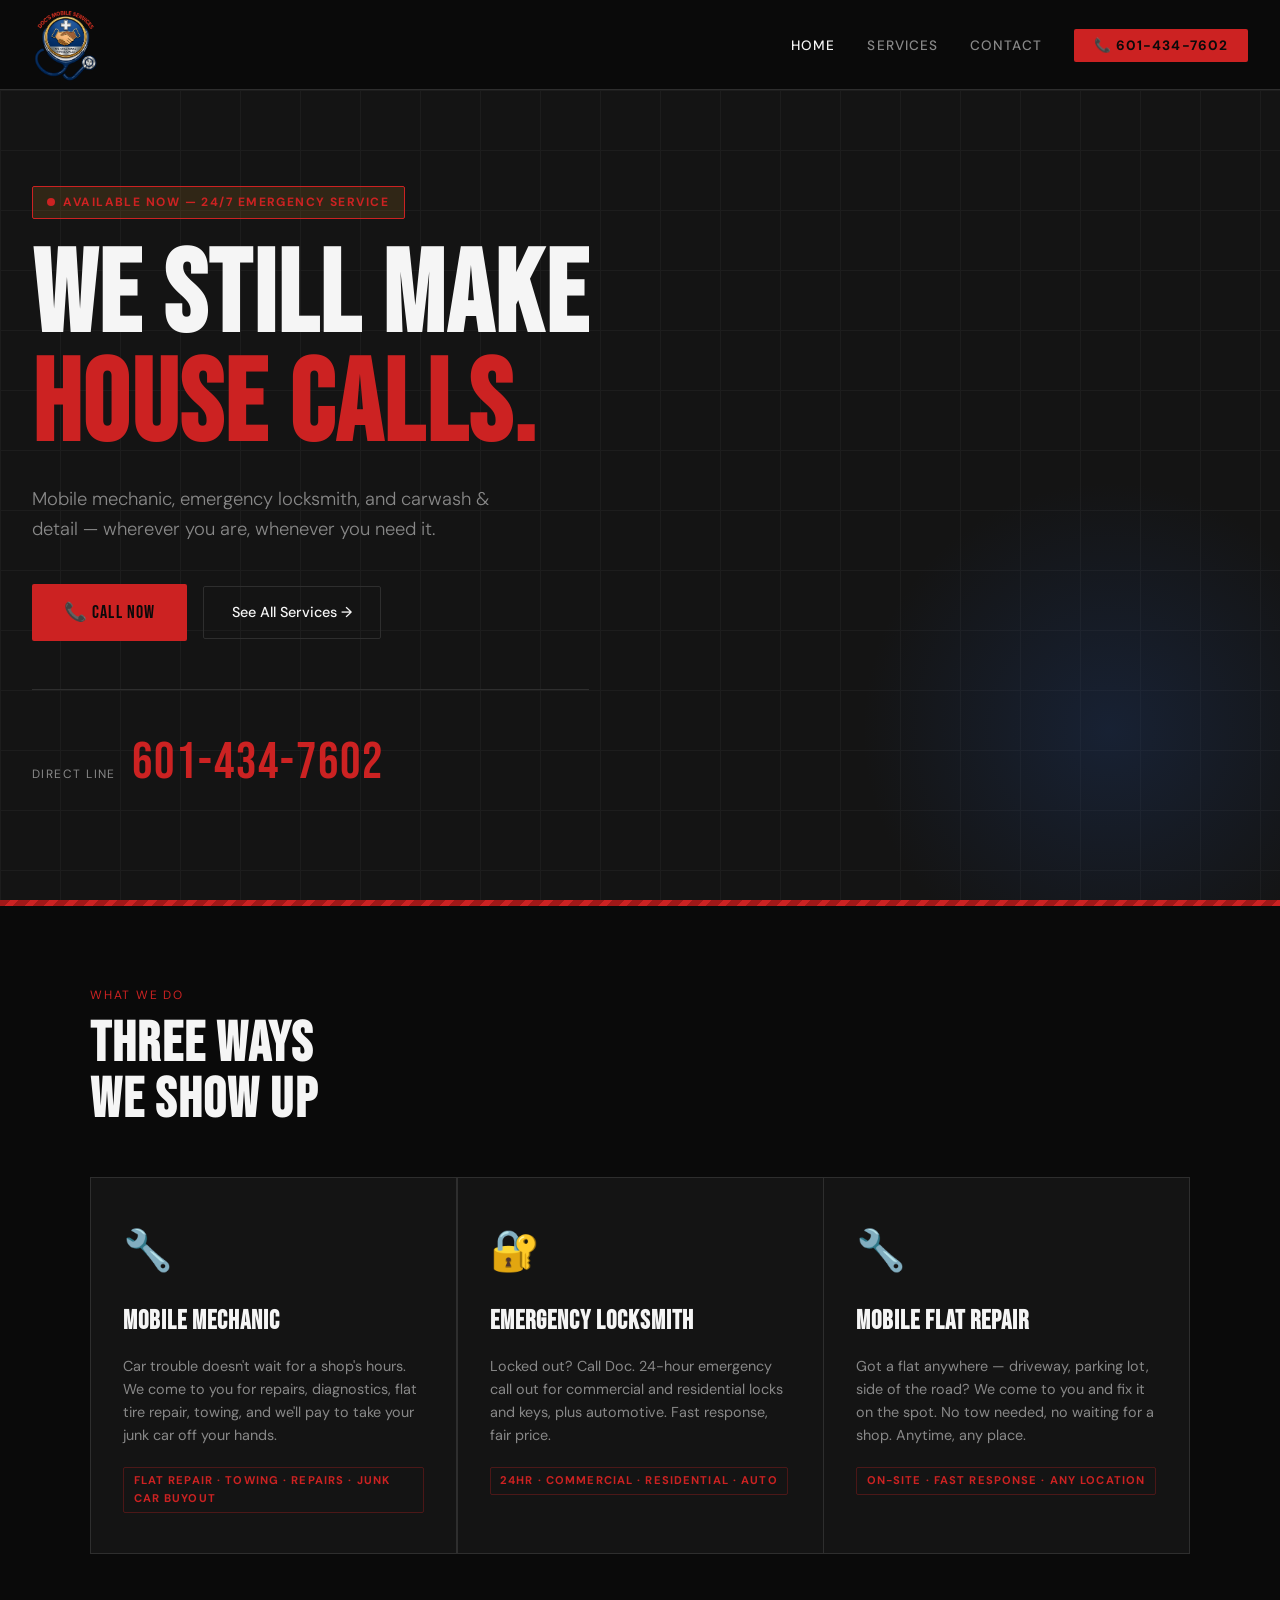
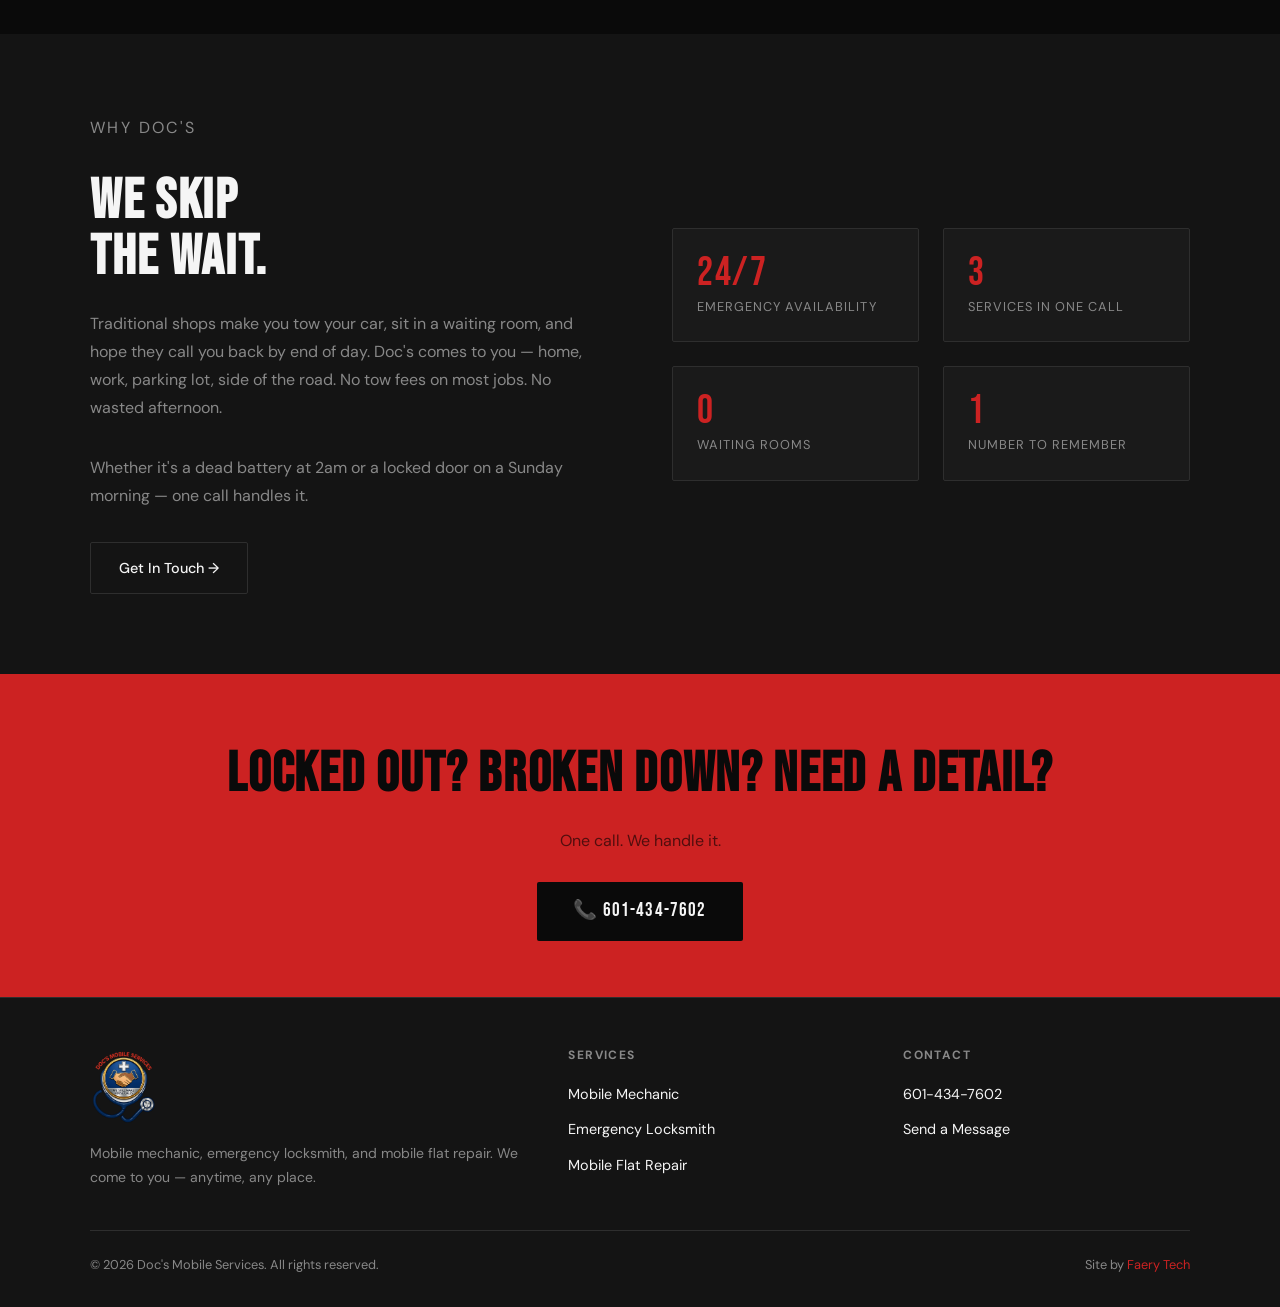
<file: index.html>
<!DOCTYPE html>
<html lang="en">
<head>
  <meta charset="UTF-8" />
  <meta name="viewport" content="width=device-width, initial-scale=1.0" />
  <title>Doc's Mobile Services | Mobile Mechanic · Locksmith · Carwash</title>
  <meta name="description" content="Doc's Mobile Services — mobile mechanic, emergency locksmith, and mobile carwash & detail. We come to you, anytime, any place. Call 601-434-7602." />

  <!-- Open Graph -->
  <meta property="og:title" content="Doc's Mobile Services" />
  <meta property="og:description" content="Mobile mechanic, emergency locksmith, and mobile carwash & detail. Anytime, any place. Call 601-434-7602." />
  <meta property="og:type" content="website" />
  <meta property="og:url" content="https://mobile-doc.com" />
  <!-- <meta property="og:image" content="Images/og-image.jpg" /> -->

  <!-- LocalBusiness Schema -->
  <script type="application/ld+json">
  {
    "@context": "https://schema.org",
    "@type": "LocalBusiness",
    "name": "Doc's Mobile Services",
    "telephone": "601-434-7602",
    "email": "Bullsmilkpro1800@gmail.com",
    "address": {
      "@type": "PostalAddress",
      "streetAddress": "2303 W 4th Street",
      "addressLocality": "Hattiesburg",
      "addressRegion": "MS",
      "postalCode": "39402",
      "addressCountry": "US"
    },
    "description": "Mobile mechanic, emergency locksmith, and mobile carwash & detail. Serving Hattiesburg MS anytime, any place.",
    "url": "https://mobile-doc.com",
    "sameAs": []
  }
  </script>

  <link rel="canonical" href="https://mobile-doc.com/" />
  <link rel="stylesheet" href="styles.css" />
</head>
<body>

  <!-- =====================================================
       NAVBAR
  ===================================================== -->
  <nav class="navbar">
    <a href="index.html" class="nav-logo">
      <img src="mobiledoclogo.png" alt="Doc's Mobile Services" />
    </a>

    <ul class="nav-links">
      <li><a href="index.html" class="active">Home</a></li>
      <li><a href="services.html">Services</a></li>
      <li><a href="contact.html">Contact</a></li>
      <li><a href="tel:6014347602" class="nav-cta">📞 601-434-7602</a></li>
    </ul>

    <button class="nav-toggle" id="nav-toggle" aria-label="Toggle menu">
      <span></span>
      <span></span>
      <span></span>
    </button>
  </nav>

  <!-- Mobile nav -->
  <nav class="mobile-nav" id="mobile-nav">
    <a href="index.html">Home</a>
    <a href="services.html">Services</a>
    <a href="contact.html">Contact</a>
    <a href="tel:6014347602" class="mobile-cta">📞 Call Now — 601-434-7602</a>
  </nav>

  <!-- =====================================================
       HERO
  ===================================================== -->
  <section class="hero">
    <div class="hero-inner">

      <div class="hero-badge">Available Now — 24/7 Emergency Service</div>

      <h1>
        WE STILL MAKE<br />
        <span class="line-amber">HOUSE CALLS.</span>
      </h1>

      <p class="hero-sub">
        Mobile mechanic, emergency locksmith, and carwash & detail —
        wherever you are, whenever you need it.
      </p>

      <div class="hero-actions">
        <a href="tel:6014347602" class="btn-primary">📞 Call Now</a>
        <a href="services.html" class="btn-secondary">See All Services →</a>
      </div>

      <div class="hero-phone">
        <span class="label">Direct Line</span>
        <a href="tel:6014347602">601-434-7602</a>
      </div>

    </div>
  </section>

  <div class="stripe-accent"></div>

  <!-- =====================================================
       SERVICES OVERVIEW
  ===================================================== -->
  <section class="services-strip">
    <div style="max-width:1100px; margin:0 auto;">
      <p class="section-label">What We Do</p>
      <h2 class="section-title">THREE WAYS<br />WE SHOW UP</h2>

      <div class="services-grid">

        <div class="service-card">
          <span class="service-icon">🔧</span>
          <h3>Mobile Mechanic</h3>
          <p>Car trouble doesn't wait for a shop's hours. We come to you for repairs, diagnostics, flat tire repair, towing, and we'll pay to take your junk car off your hands.</p>
          <span class="tag">Flat Repair · Towing · Repairs · Junk Car Buyout</span>
        </div>

        <div class="service-card">
          <span class="service-icon">🔐</span>
          <h3>Emergency Locksmith</h3>
          <p>Locked out? Call Doc. 24-hour emergency call out for commercial and residential locks and keys, plus automotive. Fast response, fair price.</p>
          <span class="tag">24HR · Commercial · Residential · Auto</span>
        </div>

        <div class="service-card">
          <span class="service-icon">🔧</span>
          <h3>Mobile Flat Repair</h3>
          <p>Got a flat anywhere — driveway, parking lot, side of the road? We come to you and fix it on the spot. No tow needed, no waiting for a shop. Anytime, any place.</p>
          <span class="tag">On-Site · Fast Response · Any Location</span>
        </div>

      </div>
    </div>
  </section>

  <!-- =====================================================
       WHY SECTION
  ===================================================== -->
  <section class="why-section">
    <div class="why-inner">

      <div class="why-text">
        <p class="section-label">Why Doc's</p>
        <h2 class="section-title">WE SKIP<br />THE WAIT.</h2>
        <p>
          Traditional shops make you tow your car, sit in a waiting room, and hope
          they call you back by end of day. Doc's comes to you — home, work, parking lot, 
          side of the road. No tow fees on most jobs. No wasted afternoon.
        </p>
        <p>
          Whether it's a dead battery at 2am or a locked door on a Sunday morning —
          one call handles it.
        </p>
        <a href="contact.html" class="btn-secondary">Get In Touch →</a>
      </div>

      <div class="why-stats">
        <div class="stat-box">
          <div class="number">24/7</div>
          <div class="stat-label">Emergency Availability</div>
        </div>
        <div class="stat-box">
          <div class="number">3</div>
          <div class="stat-label">Services In One Call</div>
        </div>
        <div class="stat-box">
          <div class="number">0</div>
          <div class="stat-label">Waiting Rooms</div>
        </div>
        <div class="stat-box">
          <div class="number">1</div>
          <div class="stat-label">Number To Remember</div>
        </div>
      </div>

    </div>
  </section>

  <!-- =====================================================
       CTA BAND
  ===================================================== -->
  <section class="cta-band">
    <h2>LOCKED OUT? BROKEN DOWN? NEED A DETAIL?</h2>
    <p>One call. We handle it.</p>
    <a href="tel:6014347602" class="btn-dark">📞 601-434-7602</a>
  </section>

  <!-- =====================================================
       FOOTER
  ===================================================== -->
  <footer class="footer">
    <div class="footer-inner">

      <div class="footer-brand">
        <div class="nav-logo"><img src="mobiledoclogo.png" alt="Doc's Mobile Services" /></div>
        <p>Mobile mechanic, emergency locksmith, and mobile flat repair. We come to you — anytime, any place.</p>
      </div>

      <div class="footer-col">
        <h4>Services</h4>
        <ul>
          <li><a href="services.html#mechanic">Mobile Mechanic</a></li>
          <li><a href="services.html#locksmith">Emergency Locksmith</a></li>
          <li><a href="services.html#flatrepair">Mobile Flat Repair</a></li>
        </ul>
      </div>

      <div class="footer-col">
        <h4>Contact</h4>
        <ul>
          <li><a href="tel:6014347602">601-434-7602</a></li>
          <li><a href="contact.html">Send a Message</a></li>
        </ul>
      </div>

    </div>

    <div class="footer-bottom">
      <p>© 2026 Doc's Mobile Services. All rights reserved.</p>
      <p>Site by <a href="https://faerytech.net" target="_blank">Faery Tech</a></p>
    </div>
  </footer>

  <script src="main.js"></script>
</body>
</html>
</file>
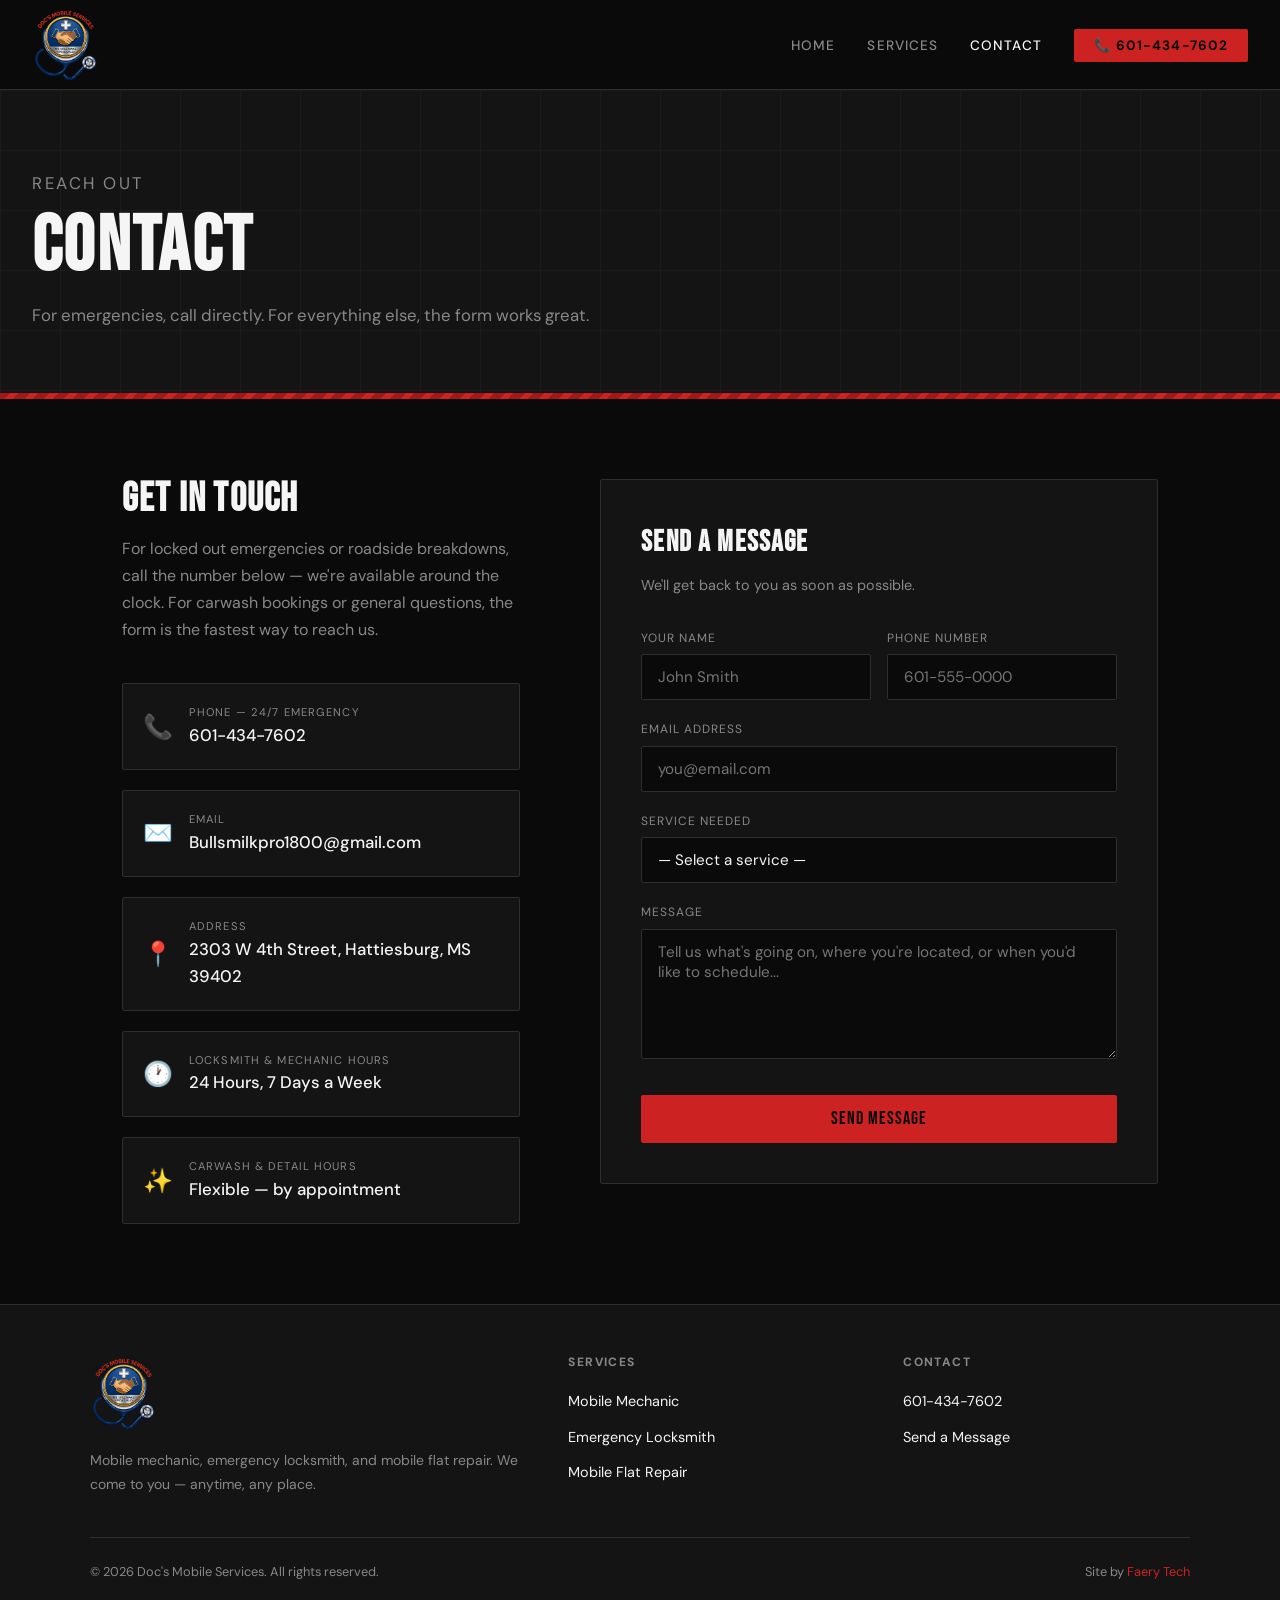
<file: contact.html>
<!DOCTYPE html>
<html lang="en">
<head>
  <meta charset="UTF-8" />
  <meta name="viewport" content="width=device-width, initial-scale=1.0" />
  <title>Contact | Doc's Mobile Services</title>
  <meta name="description" content="Get in touch with Doc's Mobile Services. Call 601-434-7602 for emergency locksmith or mobile mechanic services, or send a message for carwash and detail bookings." />

  <meta property="og:title" content="Contact | Doc's Mobile Services" />
  <meta property="og:description" content="Call 601-434-7602 or send a message. Mobile mechanic, locksmith, and carwash services — anytime, any place." />
  <meta property="og:type" content="website" />

  <link rel="canonical" href="https://mobile-doc.com/contact.html" />
  <link rel="stylesheet" href="styles.css" />
</head>
<body>

  <!-- =====================================================
       NAVBAR
  ===================================================== -->
  <nav class="navbar">
    <a href="index.html" class="nav-logo">
      <img src="mobiledoclogo.png" alt="Doc's Mobile Services" />
    </a>
    <ul class="nav-links">
      <li><a href="index.html">Home</a></li>
      <li><a href="services.html">Services</a></li>
      <li><a href="contact.html" class="active">Contact</a></li>
      <li><a href="tel:6014347602" class="nav-cta">📞 601-434-7602</a></li>
    </ul>
    <button class="nav-toggle" id="nav-toggle" aria-label="Toggle menu">
      <span></span><span></span><span></span>
    </button>
  </nav>

  <nav class="mobile-nav" id="mobile-nav">
    <a href="index.html">Home</a>
    <a href="services.html">Services</a>
    <a href="contact.html">Contact</a>
    <a href="tel:6014347602" class="mobile-cta">📞 Call Now — 601-434-7602</a>
  </nav>

  <!-- =====================================================
       PAGE HERO
  ===================================================== -->
  <section class="page-hero">
    <div class="page-hero-inner">
      <p class="section-label">Reach Out</p>
      <h1>CONTACT</h1>
      <p>For emergencies, call directly. For everything else, the form works great.</p>
    </div>
  </section>

  <div class="stripe-accent"></div>

  <!-- =====================================================
       CONTACT LAYOUT
  ===================================================== -->
  <div class="contact-layout">

    <!-- Left: contact info -->
    <div class="contact-info">
      <h2>GET IN TOUCH</h2>
      <p>
        For locked out emergencies or roadside breakdowns, call the number below —
        we're available around the clock. For carwash bookings or general questions,
        the form is the fastest way to reach us.
      </p>

      <div class="contact-method">

        <a href="tel:6014347602" class="contact-item">
          <span class="icon">📞</span>
          <div class="contact-detail">
            <span class="contact-label">Phone — 24/7 Emergency</span>
            <span class="contact-value">601-434-7602</span>
          </div>
        </a>

        <a href="mailto:Bullsmilkpro1800@gmail.com" class="contact-item">
          <span class="icon">✉️</span>
          <div class="contact-detail">
            <span class="contact-label">Email</span>
            <span class="contact-value">Bullsmilkpro1800@gmail.com</span>
          </div>
        </a>

        <div class="contact-item">
          <span class="icon">📍</span>
          <div class="contact-detail">
            <span class="contact-label">Address</span>
            <span class="contact-value">2303 W 4th Street, Hattiesburg, MS 39402</span>
          </div>
        </div>

        <div class="contact-item">
          <span class="icon">🕐</span>
          <div class="contact-detail">
            <span class="contact-label">Locksmith & Mechanic Hours</span>
            <span class="contact-value">24 Hours, 7 Days a Week</span>
          </div>
        </div>

        <div class="contact-item">
          <span class="icon">✨</span>
          <div class="contact-detail">
            <span class="contact-label">Carwash & Detail Hours</span>
            <span class="contact-value">Flexible — by appointment</span>
          </div>
        </div>

      </div>
    </div>

    <!-- Right: contact form -->
    <div class="contact-form-wrap">
      <h3>SEND A MESSAGE</h3>
      <p class="form-sub">We'll get back to you as soon as possible.</p>

      <form id="contact-form" action="https://formspree.io/f/xvzvnzej" method="POST">


        <div class="form-row">
          <div class="form-group">
            <label for="name">Your Name</label>
            <input type="text" id="name" name="name" placeholder="John Smith" required />
          </div>
          <div class="form-group">
            <label for="phone">Phone Number</label>
            <input type="tel" id="phone" name="phone" placeholder="601-555-0000" />
          </div>
        </div>

        <div class="form-group">
          <label for="email">Email Address</label>
          <input type="email" id="email" name="email" placeholder="you@email.com" />
        </div>

        <div class="form-group">
          <label for="service">Service Needed</label>
          <select id="service" name="service">
            <option value="">— Select a service —</option>
            <option value="flat">Mobile Flat Repair</option>
            <option value="mechanic">Mobile Mechanic / Repair</option>
            <option value="tow">Towing Service</option>
            <option value="junk">Junk Car Buyout</option>
            <option value="locksmith">Emergency Locksmith</option>
            <option value="carwash">Carwash & Detail</option>
            <option value="other">Other / Not Sure</option>
          </select>
        </div>

        <div class="form-group">
          <label for="message">Message</label>
          <textarea id="message" name="message" placeholder="Tell us what's going on, where you're located, or when you'd like to schedule..." required></textarea>
        </div>

        <button type="submit" class="btn-primary form-submit">Send Message</button>

        <div class="form-success" id="form-success">
          ✓ Message sent! We'll be in touch soon. For emergencies, call 601-434-7602.
        </div>
      </form>
    </div>

  </div>

  <!-- =====================================================
       FOOTER
  ===================================================== -->
  <footer class="footer">
    <div class="footer-inner">
      <div class="footer-brand">
        <div class="nav-logo"><img src="mobiledoclogo.png" alt="Doc's Mobile Services" /></div>
        <p>Mobile mechanic, emergency locksmith, and mobile flat repair. We come to you — anytime, any place.</p>
      </div>
      <div class="footer-col">
        <h4>Services</h4>
        <ul>
          <li><a href="services.html#mechanic">Mobile Mechanic</a></li>
          <li><a href="services.html#locksmith">Emergency Locksmith</a></li>
          <li><a href="services.html#flatrepair">Mobile Flat Repair</a></li>
        </ul>
      </div>
      <div class="footer-col">
        <h4>Contact</h4>
        <ul>
          <li><a href="tel:6014347602">601-434-7602</a></li>
          <li><a href="contact.html">Send a Message</a></li>
        </ul>
      </div>
    </div>
    <div class="footer-bottom">
      <p>© 2026 Doc's Mobile Services. All rights reserved.</p>
      <p>Site by <a href="https://faerytech.net" target="_blank">Faery Tech</a></p>
    </div>
  </footer>

  <script src="main.js"></script>
</body>
</html>
</file>
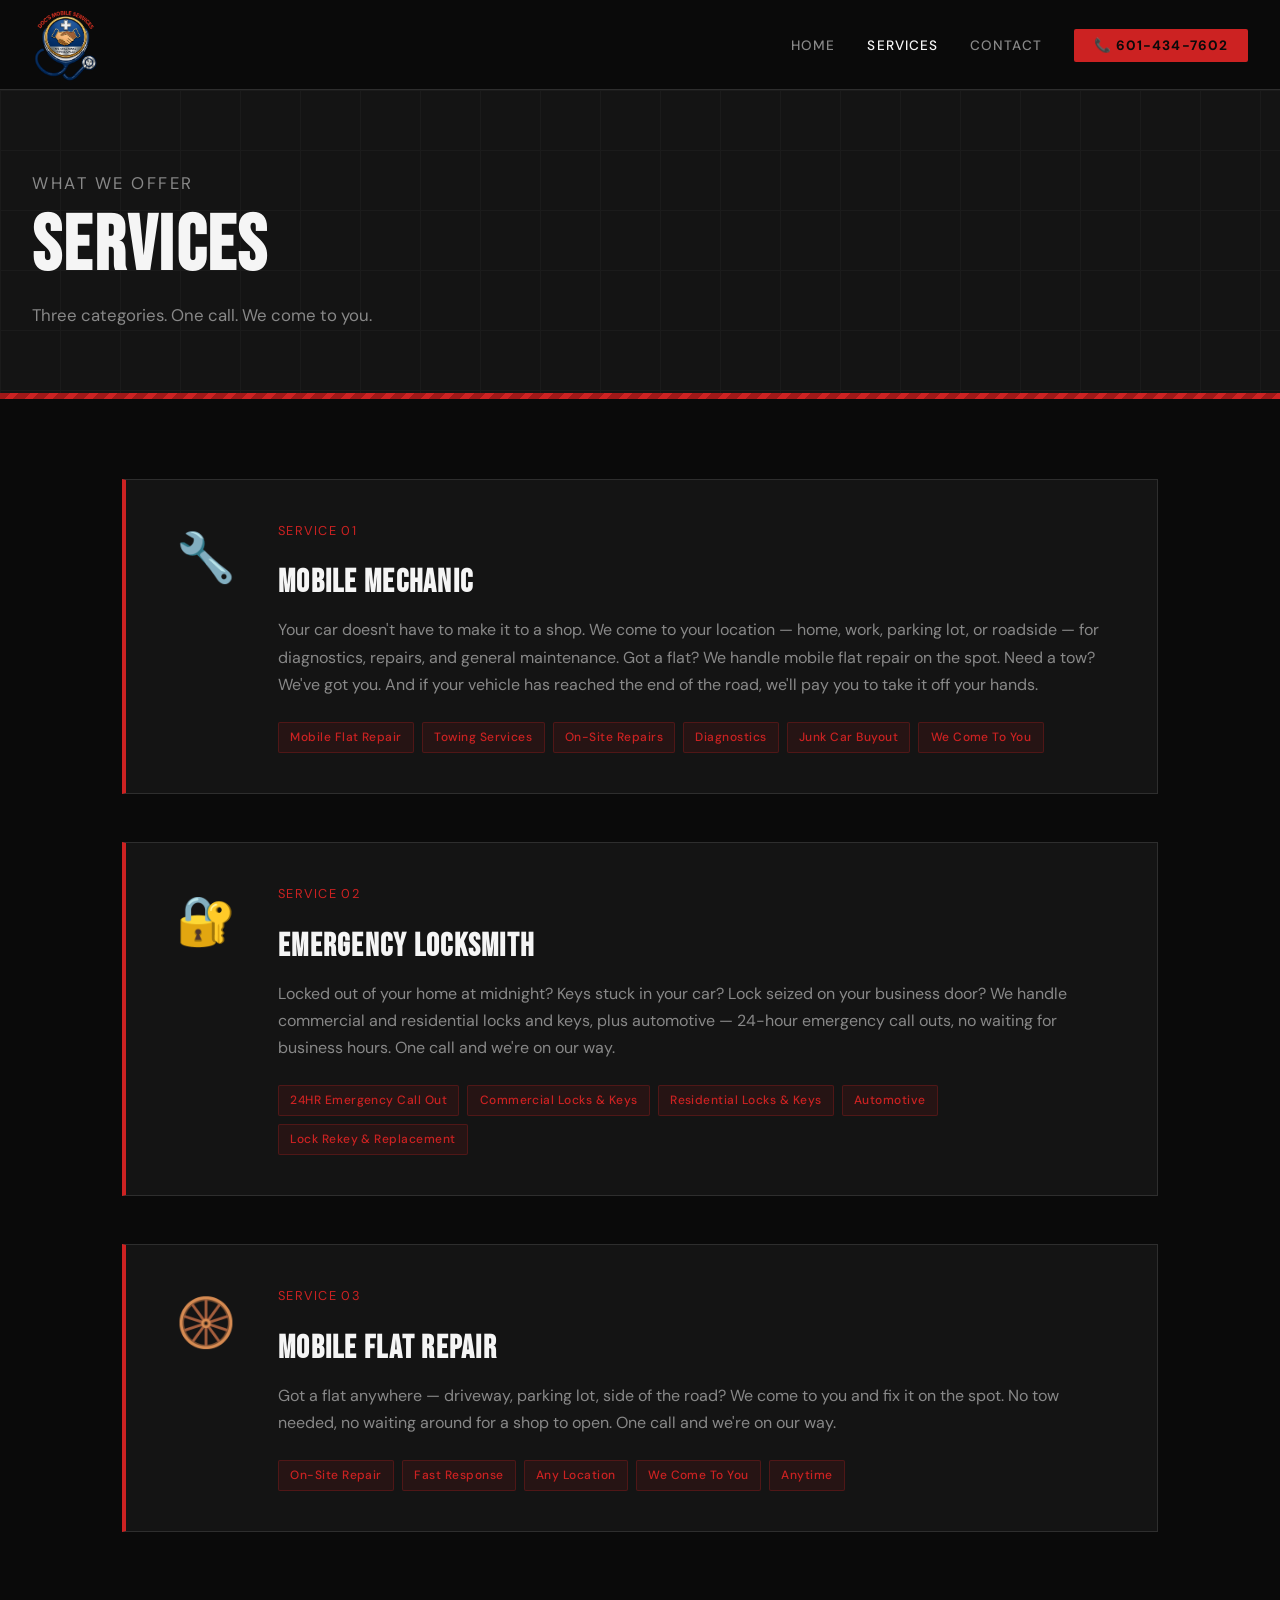
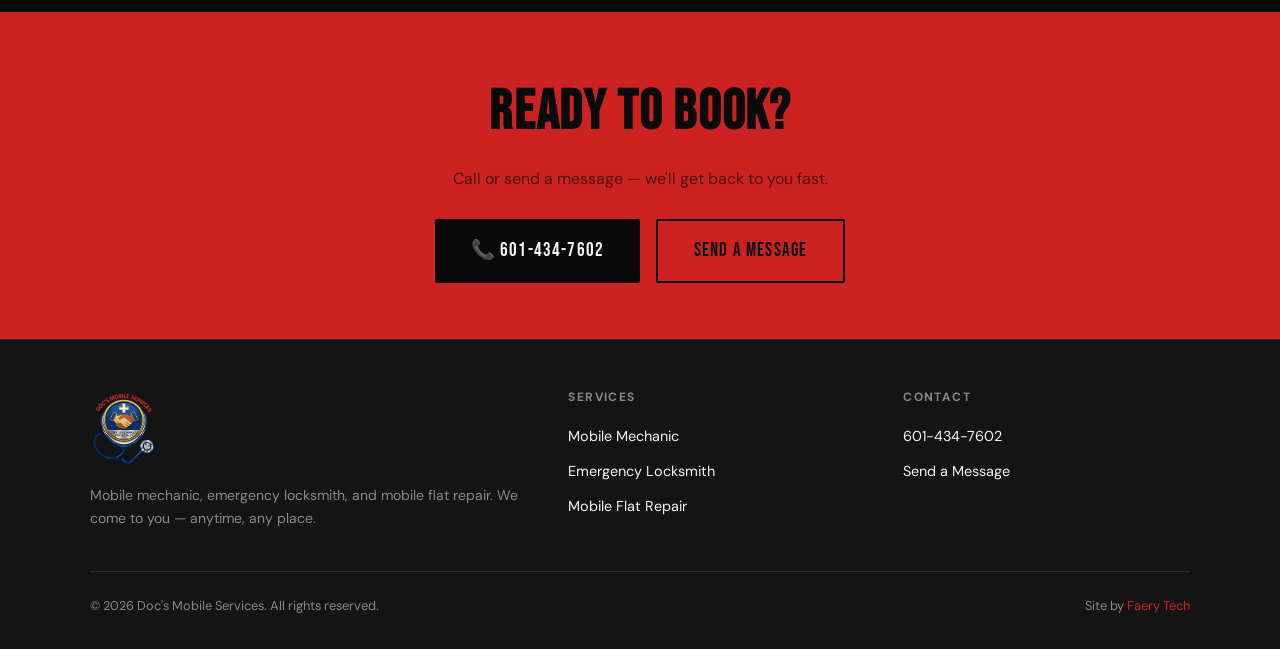
<file: services.html>
<!DOCTYPE html>
<html lang="en">
<head>
  <meta charset="UTF-8" />
  <meta name="viewport" content="width=device-width, initial-scale=1.0" />
  <title>Services | Doc's Mobile Services</title>
  <meta name="description" content="Doc's Mobile Services offers mobile mechanic repairs and towing, 24-hour emergency locksmith services, and mobile carwash & detailing — wherever you are." />

  <meta property="og:title" content="Services | Doc's Mobile Services" />
  <meta property="og:description" content="Mobile mechanic, emergency locksmith, and carwash & detail. Call 601-434-7602." />
  <meta property="og:type" content="website" />

  <link rel="canonical" href="https://mobile-doc.com/services.html" />
  <link rel="stylesheet" href="styles.css" />
</head>
<body>

  <!-- =====================================================
       NAVBAR
  ===================================================== -->
  <nav class="navbar">
    <a href="index.html" class="nav-logo">
      <img src="mobiledoclogo.png" alt="Doc's Mobile Services" />
    </a>
    <ul class="nav-links">
      <li><a href="index.html">Home</a></li>
      <li><a href="services.html" class="active">Services</a></li>
      <li><a href="contact.html">Contact</a></li>
      <li><a href="tel:6014347602" class="nav-cta">📞 601-434-7602</a></li>
    </ul>
    <button class="nav-toggle" id="nav-toggle" aria-label="Toggle menu">
      <span></span><span></span><span></span>
    </button>
  </nav>

  <nav class="mobile-nav" id="mobile-nav">
    <a href="index.html">Home</a>
    <a href="services.html">Services</a>
    <a href="contact.html">Contact</a>
    <a href="tel:6014347602" class="mobile-cta">📞 Call Now — 601-434-7602</a>
  </nav>

  <!-- =====================================================
       PAGE HERO
  ===================================================== -->
  <section class="page-hero">
    <div class="page-hero-inner">
      <p class="section-label">What We Offer</p>
      <h1>SERVICES</h1>
      <p>Three categories. One call. We come to you.</p>
    </div>
  </section>

  <div class="stripe-accent"></div>

  <!-- =====================================================
       FULL SERVICE CARDS
  ===================================================== -->
  <div class="services-full">

    <!-- Mobile Mechanic -->
    <div class="service-full-card" id="mechanic">
      <div class="service-full-icon">🔧</div>
      <div>
        <p class="sub">Service 01</p>
        <h2>Mobile Mechanic</h2>
        <p>
          Your car doesn't have to make it to a shop. We come to your location — 
          home, work, parking lot, or roadside — for diagnostics, repairs, and general 
          maintenance. Got a flat? We handle mobile flat repair on the spot. Need a tow? 
          We've got you. And if your vehicle has reached the end of the road, we'll pay 
          you to take it off your hands.
        </p>
        <div class="service-features">
          <span class="feature-tag">Mobile Flat Repair</span>
          <span class="feature-tag">Towing Services</span>
          <span class="feature-tag">On-Site Repairs</span>
          <span class="feature-tag">Diagnostics</span>
          <span class="feature-tag">Junk Car Buyout</span>
          <span class="feature-tag">We Come To You</span>
        </div>
      </div>
    </div>

    <!-- Emergency Locksmith -->
    <div class="service-full-card" id="locksmith">
      <div class="service-full-icon">🔐</div>
      <div>
        <p class="sub">Service 02</p>
        <h2>Emergency Locksmith</h2>
        <p>
          Locked out of your home at midnight? Keys stuck in your car? Lock seized on 
          your business door? We handle commercial and residential locks and keys, plus 
          automotive — 24-hour emergency call outs, no waiting for business hours. One call and we're on our way.
        </p>
        <div class="service-features">
          <span class="feature-tag">24HR Emergency Call Out</span>
          <span class="feature-tag">Commercial Locks & Keys</span>
          <span class="feature-tag">Residential Locks & Keys</span>
          <span class="feature-tag">Automotive</span>
          <span class="feature-tag">Lock Rekey & Replacement</span>
        </div>
      </div>
    </div>

    <!-- Mobile Flat Repair -->
    <div class="service-full-card" id="flatrepair">
      <div class="service-full-icon">🛞</div>
      <div>
        <p class="sub">Service 03</p>
        <h2>Mobile Flat Repair</h2>
        <p>
          Got a flat anywhere — driveway, parking lot, side of the road? We come to you 
          and fix it on the spot. No tow needed, no waiting around for a shop to open. 
          One call and we're on our way.
        </p>
        <div class="service-features">
          <span class="feature-tag">On-Site Repair</span>
          <span class="feature-tag">Fast Response</span>
          <span class="feature-tag">Any Location</span>
          <span class="feature-tag">We Come To You</span>
          <span class="feature-tag">Anytime</span>
        </div>
      </div>
    </div>

  </div>

  <!-- =====================================================
       CTA BAND
  ===================================================== -->
  <section class="cta-band">
    <h2>READY TO BOOK?</h2>
    <p>Call or send a message — we'll get back to you fast.</p>
    <div style="display:flex; gap:1rem; justify-content:center; flex-wrap:wrap;">
      <a href="tel:6014347602" class="btn-dark">📞 601-434-7602</a>
      <a href="contact.html" style="display:inline-flex; align-items:center; gap:.5rem; border:2px solid #0d0d0d; color:#0d0d0d; font-family:'Bebas Neue',sans-serif; font-size:1.2rem; letter-spacing:.06em; padding:.9rem 2.25rem; border-radius:2px; transition:background .2s;">Send a Message</a>
    </div>
  </section>

  <!-- =====================================================
       FOOTER
  ===================================================== -->
  <footer class="footer">
    <div class="footer-inner">
      <div class="footer-brand">
        <div class="nav-logo"><img src="mobiledoclogo.png" alt="Doc's Mobile Services" /></div>
        <p>Mobile mechanic, emergency locksmith, and mobile flat repair. We come to you — anytime, any place.</p>
      </div>
      <div class="footer-col">
        <h4>Services</h4>
        <ul>
          <li><a href="#mechanic">Mobile Mechanic</a></li>
          <li><a href="#locksmith">Emergency Locksmith</a></li>
          <li><a href="#flatrepair">Mobile Flat Repair</a></li>
        </ul>
      </div>
      <div class="footer-col">
        <h4>Contact</h4>
        <ul>
          <li><a href="tel:6014347602">601-434-7602</a></li>
          <li><a href="contact.html">Send a Message</a></li>
        </ul>
      </div>
    </div>
    <div class="footer-bottom">
      <p>© 2026 Doc's Mobile Services. All rights reserved.</p>
      <p>Site by <a href="https://faerytech.net" target="_blank">Faery Tech</a></p>
    </div>
  </footer>

  <script src="main.js"></script>
</body>
</html>
</file>
<file: styles.css>
/* ============================================================
   DOC'S MOBILE SERVICES — Main Stylesheet
   Flat file structure, no inline CSS
   Fonts: Bebas Neue (headings) + DM Sans (body)
   ============================================================ */

@import url('https://fonts.googleapis.com/css2?family=Bebas+Neue&family=DM+Sans:wght@300;400;500;700&display=swap');

/* ============================================================
   CSS VARIABLES
   ============================================================ */
:root {
  --black:      #0a0a0a;
  --dark:       #141414;
  --card:       #1a1a1a;
  --border:     #2e2e2e;
  --amber:      #cc2222;   /* red */
  --amber-dark: #a01818;
  --white:      #f5f5f5;
  --muted:      #888888;
  --font-head:  'Bebas Neue', sans-serif;
  --font-body:  'DM Sans', sans-serif;
}

/* ============================================================
   RESET & BASE
   ============================================================ */
*, *::before, *::after {
  box-sizing: border-box;
  margin: 0;
  padding: 0;
}

html {
  scroll-behavior: smooth;
}

body {
  background-color: var(--black);
  color: var(--white);
  font-family: var(--font-body);
  font-size: 1rem;
  line-height: 1.6;
  overflow-x: hidden;
}

img {
  max-width: 100%;
  display: block;
}

a {
  color: inherit;
  text-decoration: none;
}

ul {
  list-style: none;
}

/* ============================================================
   DIAGONAL STRIPE UTILITY (caution-tape motif)
   ============================================================ */
.stripe-accent {
  background: repeating-linear-gradient(
    -45deg,
    var(--amber),
    var(--amber) 6px,
    var(--amber-dark) 6px,
    var(--amber-dark) 14px
  );
  height: 6px;
  width: 100%;
}

/* ============================================================
   NAVBAR
   ============================================================ */
.navbar {
  position: sticky;
  top: 0;
  z-index: 100;
  background-color: var(--black);
  border-bottom: 1px solid var(--border);
  padding: 0 2rem;
  display: flex;
  align-items: center;
  justify-content: space-between;
  height: 90px;
}

.nav-logo {
  font-family: var(--font-head);
  font-size: 1.6rem;
  letter-spacing: 0.04em;
  color: var(--white);
  display: flex;
  align-items: center;
  gap: 0.5rem;
}

.nav-logo img {
  height: 80px;
  width: auto;
  object-fit: contain;
}

.nav-logo span.accent {
  color: var(--amber);
}

.nav-links {
  display: flex;
  gap: 2rem;
  align-items: center;
}

.nav-links a {
  font-size: 0.85rem;
  font-weight: 500;
  letter-spacing: 0.08em;
  text-transform: uppercase;
  color: var(--muted);
  transition: color 0.2s;
}

.nav-links a:hover,
.nav-links a.active {
  color: var(--white);
}

.nav-cta {
  background-color: var(--amber);
  color: var(--black) !important;
  padding: 0.5rem 1.25rem;
  font-weight: 700 !important;
  border-radius: 2px;
}

.nav-cta:hover {
  background-color: var(--amber-dark);
  color: var(--black) !important;
}

/* Mobile nav toggle */
.nav-toggle {
  display: none;
  flex-direction: column;
  gap: 5px;
  cursor: pointer;
  padding: 4px;
  background: none;
  border: none;
}

.nav-toggle span {
  display: block;
  width: 24px;
  height: 2px;
  background: var(--white);
  transition: all 0.3s;
}

/* Mobile nav open state */
.nav-toggle.open span:nth-child(1) { transform: translateY(7px) rotate(45deg); }
.nav-toggle.open span:nth-child(2) { opacity: 0; }
.nav-toggle.open span:nth-child(3) { transform: translateY(-7px) rotate(-45deg); }

.mobile-nav {
  display: none;
  flex-direction: column;
  position: fixed;
  top: 90px;
  left: 0;
  width: 100%;
  background: var(--dark);
  border-bottom: 2px solid var(--amber);
  padding: 1.5rem 2rem;
  gap: 1.25rem;
  z-index: 99;
}

.mobile-nav a {
  font-size: 1rem;
  font-weight: 500;
  text-transform: uppercase;
  letter-spacing: 0.08em;
  color: var(--white);
}

.mobile-nav a.mobile-cta {
  color: var(--amber);
  font-weight: 700;
}

.mobile-nav.open {
  display: flex;
}

/* ============================================================
   HERO
   ============================================================ */
.hero {
  position: relative;
  min-height: 90vh;
  display: flex;
  align-items: center;
  background-color: var(--dark);
  overflow: hidden;
}

/* Grid texture overlay */
.hero::before {
  content: '';
  position: absolute;
  inset: 0;
  background-image:
    linear-gradient(var(--border) 1px, transparent 1px),
    linear-gradient(90deg, var(--border) 1px, transparent 1px);
  background-size: 60px 60px;
  opacity: 0.35;
}

/* Navy gradient overlay */
.hero::after {
  content: '';
  position: absolute;
  bottom: -80px;
  right: -80px;
  width: 500px;
  height: 500px;
  background: radial-gradient(circle, rgba(30,58,110,0.35) 0%, transparent 70%);
  pointer-events: none;
}

.hero-inner {
  position: relative;
  z-index: 1;
  max-width: 900px;
  padding: 4rem 2rem;
}

.hero-badge {
  display: inline-flex;
  align-items: center;
  gap: 0.5rem;
  background: rgba(245,166,35,0.12);
  border: 1px solid var(--amber);
  color: var(--amber);
  font-size: 0.75rem;
  font-weight: 700;
  letter-spacing: 0.12em;
  text-transform: uppercase;
  padding: 0.35rem 0.9rem;
  border-radius: 2px;
  margin-bottom: 1.5rem;
}

.hero-badge::before {
  content: '';
  width: 8px;
  height: 8px;
  border-radius: 50%;
  background: var(--amber);
  animation: pulse 2s infinite;
}

@keyframes pulse {
  0%, 100% { opacity: 1; }
  50% { opacity: 0.3; }
}

.hero h1 {
  font-family: var(--font-head);
  font-size: clamp(3.5rem, 9vw, 7.5rem);
  line-height: 0.95;
  letter-spacing: 0.02em;
  margin-bottom: 1.5rem;
}

.hero h1 .line-amber {
  color: var(--amber);
}

.hero-sub {
  font-size: 1.15rem;
  color: var(--muted);
  max-width: 480px;
  margin-bottom: 2.5rem;
  font-weight: 300;
}

.hero-actions {
  display: flex;
  gap: 1rem;
  flex-wrap: wrap;
  align-items: center;
}

.btn-primary {
  display: inline-flex;
  align-items: center;
  gap: 0.5rem;
  background-color: var(--amber);
  color: var(--black);
  font-family: var(--font-head);
  font-size: 1.15rem;
  letter-spacing: 0.06em;
  padding: 0.85rem 2rem;
  border-radius: 2px;
  transition: background-color 0.2s, transform 0.15s;
  border: none;
  cursor: pointer;
}

.btn-primary:hover {
  background-color: var(--amber-dark);
  transform: translateY(-2px);
}

.btn-secondary {
  display: inline-flex;
  align-items: center;
  gap: 0.5rem;
  border: 1px solid var(--border);
  color: var(--white);
  font-size: 0.9rem;
  font-weight: 500;
  padding: 0.85rem 1.75rem;
  border-radius: 2px;
  transition: border-color 0.2s, color 0.2s;
}

.btn-secondary:hover {
  border-color: var(--amber);
  color: var(--amber);
}

.hero-phone {
  margin-top: 3rem;
  padding-top: 2rem;
  border-top: 1px solid var(--border);
  display: flex;
  align-items: baseline;
  gap: 1rem;
  flex-wrap: wrap;
}

.hero-phone .label {
  font-size: 0.75rem;
  text-transform: uppercase;
  letter-spacing: 0.12em;
  color: var(--muted);
}

.hero-phone a {
  font-family: var(--font-head);
  font-size: clamp(2rem, 5vw, 3.2rem);
  letter-spacing: 0.04em;
  color: var(--amber);
  transition: color 0.2s;
}

.hero-phone a:hover {
  color: var(--white);
}

/* ============================================================
   SERVICES STRIP (homepage quick-view)
   ============================================================ */
.services-strip {
  background-color: var(--black);
  padding: 5rem 2rem;
}

.section-label {
  font-size: 0.75rem;
  text-transform: uppercase;
  letter-spacing: 0.15em;
  color: var(--amber);
  margin-bottom: 0.75rem;
}

.section-title {
  font-family: var(--font-head);
  font-size: clamp(2rem, 5vw, 3.5rem);
  letter-spacing: 0.03em;
  margin-bottom: 3rem;
  line-height: 1;
}

.services-grid {
  display: grid;
  grid-template-columns: repeat(auto-fit, minmax(280px, 1fr));
  gap: 1.5px;
  background-color: var(--border);
  border: 1px solid var(--border);
}

.service-card {
  background-color: var(--dark);
  padding: 2.5rem 2rem;
  transition: background-color 0.25s;
  position: relative;
  overflow: hidden;
}

.service-card::after {
  content: '';
  position: absolute;
  bottom: 0;
  left: 0;
  width: 0;
  height: 3px;
  background: var(--amber);
  transition: width 0.3s ease;
}

.service-card:hover {
  background-color: var(--card);
}

.service-card:hover::after {
  width: 100%;
}

.service-icon {
  font-size: 2.5rem;
  margin-bottom: 1.25rem;
  display: block;
}

.service-card h3 {
  font-family: var(--font-head);
  font-size: 1.6rem;
  letter-spacing: 0.04em;
  margin-bottom: 0.75rem;
}

.service-card p {
  color: var(--muted);
  font-size: 0.9rem;
  line-height: 1.6;
}

.service-card .tag {
  display: inline-block;
  margin-top: 1.25rem;
  font-size: 0.7rem;
  font-weight: 700;
  text-transform: uppercase;
  letter-spacing: 0.1em;
  color: var(--amber);
  border: 1px solid color-mix(in srgb, var(--amber) 30%, transparent);
  padding: 0.25rem 0.6rem;
  border-radius: 2px;
}

/* ============================================================
   WHY SECTION
   ============================================================ */
.why-section {
  padding: 5rem 2rem;
  background-color: var(--dark);
}

.why-inner {
  max-width: 1100px;
  margin: 0 auto;
  display: grid;
  grid-template-columns: 1fr 1fr;
  gap: 4rem;
  align-items: center;
}

.why-text .section-title {
  margin-bottom: 1.5rem;
}

.why-text p {
  color: var(--muted);
  margin-bottom: 2rem;
  font-size: 1rem;
  line-height: 1.75;
}

.why-stats {
  display: grid;
  grid-template-columns: 1fr 1fr;
  gap: 1.5rem;
}

.stat-box {
  background: var(--card);
  border: 1px solid var(--border);
  padding: 1.5rem;
  border-radius: 2px;
}

.stat-box .number {
  font-family: var(--font-head);
  font-size: 2.5rem;
  color: var(--amber);
  letter-spacing: 0.04em;
  line-height: 1;
  margin-bottom: 0.25rem;
}

.stat-box .stat-label {
  font-size: 0.8rem;
  color: var(--muted);
  text-transform: uppercase;
  letter-spacing: 0.08em;
}

/* ============================================================
   CTA BAND
   ============================================================ */
.cta-band {
  background-color: var(--amber);
  padding: 3.5rem 2rem;
  text-align: center;
}

.cta-band h2 {
  font-family: var(--font-head);
  font-size: clamp(2rem, 5vw, 3.5rem);
  color: var(--black);
  letter-spacing: 0.03em;
  margin-bottom: 0.5rem;
}

.cta-band p {
  color: rgba(0,0,0,0.6);
  margin-bottom: 1.75rem;
}

.btn-dark {
  display: inline-flex;
  align-items: center;
  gap: 0.5rem;
  background-color: var(--black);
  color: var(--white);
  font-family: var(--font-head);
  font-size: 1.2rem;
  letter-spacing: 0.06em;
  padding: 0.9rem 2.25rem;
  border-radius: 2px;
  transition: background-color 0.2s;
  border: none;
  cursor: pointer;
}

.btn-dark:hover {
  background-color: #222;
}

/* ============================================================
   SERVICES PAGE — Full Cards
   ============================================================ */
.page-hero {
  background-color: var(--dark);
  padding: 5rem 2rem 4rem;
  position: relative;
  overflow: hidden;
}

.page-hero::before {
  content: '';
  position: absolute;
  inset: 0;
  background-image:
    linear-gradient(var(--border) 1px, transparent 1px),
    linear-gradient(90deg, var(--border) 1px, transparent 1px);
  background-size: 60px 60px;
  opacity: 0.3;
}

.page-hero-inner {
  position: relative;
  z-index: 1;
  max-width: 700px;
}

.page-hero h1 {
  font-family: var(--font-head);
  font-size: clamp(2.5rem, 6vw, 5rem);
  line-height: 1;
  letter-spacing: 0.03em;
  margin-bottom: 1rem;
}

.page-hero p {
  color: var(--muted);
  font-size: 1.05rem;
}

.services-full {
  padding: 5rem 2rem;
  max-width: 1100px;
  margin: 0 auto;
  display: flex;
  flex-direction: column;
  gap: 3rem;
}

.service-full-card {
  background-color: var(--dark);
  border: 1px solid var(--border);
  border-left: 4px solid var(--amber);
  padding: 2.5rem;
  display: grid;
  grid-template-columns: 80px 1fr;
  gap: 2rem;
  align-items: start;
  transition: border-color 0.2s;
}

.service-full-card:hover {
  border-left-color: var(--white);
}

.service-full-icon {
  font-size: 3rem;
  text-align: center;
}

.service-full-card h2 {
  font-family: var(--font-head);
  font-size: 2rem;
  letter-spacing: 0.04em;
  margin-bottom: 0.5rem;
}

.service-full-card .sub {
  font-size: 0.8rem;
  text-transform: uppercase;
  letter-spacing: 0.1em;
  color: var(--amber);
  margin-bottom: 1rem;
}

.service-full-card p {
  color: var(--muted);
  margin-bottom: 1.5rem;
  line-height: 1.7;
}

.service-features {
  display: flex;
  flex-wrap: wrap;
  gap: 0.5rem;
}

.feature-tag {
  background: color-mix(in srgb, var(--amber) 10%, transparent);
  border: 1px solid color-mix(in srgb, var(--amber) 25%, transparent);
  color: var(--amber);
  font-size: 0.75rem;
  font-weight: 500;
  padding: 0.3rem 0.7rem;
  border-radius: 2px;
  letter-spacing: 0.04em;
}

/* ============================================================
   CONTACT PAGE
   ============================================================ */
.contact-layout {
  max-width: 1100px;
  margin: 0 auto;
  padding: 5rem 2rem;
  display: grid;
  grid-template-columns: 1fr 1.4fr;
  gap: 5rem;
  align-items: start;
}

.contact-info h2 {
  font-family: var(--font-head);
  font-size: 2.5rem;
  letter-spacing: 0.03em;
  margin-bottom: 1rem;
  line-height: 1;
}

.contact-info p {
  color: var(--muted);
  margin-bottom: 2.5rem;
  line-height: 1.7;
}

.contact-method {
  display: flex;
  flex-direction: column;
  gap: 1.25rem;
}

.contact-item {
  display: flex;
  align-items: center;
  gap: 1rem;
  padding: 1.25rem;
  background: var(--dark);
  border: 1px solid var(--border);
  border-radius: 2px;
  text-decoration: none;
  transition: border-color 0.2s;
}

.contact-item:hover {
  border-color: var(--amber);
}

.contact-item .icon {
  font-size: 1.5rem;
  flex-shrink: 0;
}

.contact-item .contact-detail {
  display: flex;
  flex-direction: column;
}

.contact-item .contact-label {
  font-size: 0.7rem;
  text-transform: uppercase;
  letter-spacing: 0.1em;
  color: var(--muted);
}

.contact-item .contact-value {
  font-size: 1.05rem;
  font-weight: 500;
}

/* Form */
.contact-form-wrap {
  background: var(--dark);
  border: 1px solid var(--border);
  padding: 2.5rem;
  border-radius: 2px;
}

.contact-form-wrap h3 {
  font-family: var(--font-head);
  font-size: 1.8rem;
  letter-spacing: 0.04em;
  margin-bottom: 0.5rem;
}

.contact-form-wrap .form-sub {
  color: var(--muted);
  font-size: 0.9rem;
  margin-bottom: 2rem;
}

.form-group {
  margin-bottom: 1.25rem;
}

.form-group label {
  display: block;
  font-size: 0.75rem;
  text-transform: uppercase;
  letter-spacing: 0.08em;
  color: var(--muted);
  margin-bottom: 0.4rem;
}

.form-group input,
.form-group select,
.form-group textarea {
  width: 100%;
  background: var(--black);
  border: 1px solid var(--border);
  color: var(--white);
  font-family: var(--font-body);
  font-size: 0.95rem;
  padding: 0.75rem 1rem;
  border-radius: 2px;
  outline: none;
  transition: border-color 0.2s;
  appearance: none;
}

.form-group input:focus,
.form-group select:focus,
.form-group textarea:focus {
  border-color: var(--amber);
}

.form-group textarea {
  resize: vertical;
  min-height: 130px;
}

.form-group select option {
  background: var(--dark);
}

.form-row {
  display: grid;
  grid-template-columns: 1fr 1fr;
  gap: 1rem;
}

.form-submit {
  width: 100%;
  margin-top: 0.5rem;
  font-size: 1.1rem;
  justify-content: center;
}

.form-success {
  display: none;
  background: color-mix(in srgb, var(--amber) 10%, transparent);
  border: 1px solid var(--amber);
  color: var(--amber);
  padding: 1rem;
  text-align: center;
  border-radius: 2px;
  margin-top: 1rem;
}

/* ============================================================
   FOOTER
   ============================================================ */
.footer {
  background-color: var(--dark);
  border-top: 1px solid var(--border);
  padding: 3rem 2rem 2rem;
}

.footer-inner {
  max-width: 1100px;
  margin: 0 auto;
  display: grid;
  grid-template-columns: 1.5fr 1fr 1fr;
  gap: 3rem;
  margin-bottom: 2.5rem;
}

.footer-brand .nav-logo {
  margin-bottom: 1rem;
}

.footer-brand p {
  color: var(--muted);
  font-size: 0.875rem;
  line-height: 1.7;
}

.footer-col h4 {
  font-size: 0.75rem;
  text-transform: uppercase;
  letter-spacing: 0.12em;
  color: var(--muted);
  margin-bottom: 1rem;
}

.footer-col ul {
  display: flex;
  flex-direction: column;
  gap: 0.6rem;
}

.footer-col a {
  color: var(--white);
  font-size: 0.9rem;
  transition: color 0.2s;
}

.footer-col a:hover {
  color: var(--amber);
}

.footer-bottom {
  max-width: 1100px;
  margin: 0 auto;
  padding-top: 1.5rem;
  border-top: 1px solid var(--border);
  display: flex;
  justify-content: space-between;
  align-items: center;
  flex-wrap: wrap;
  gap: 1rem;
}

.footer-bottom p {
  font-size: 0.8rem;
  color: var(--muted);
}

.footer-bottom a {
  color: var(--amber);
  transition: opacity 0.2s;
}

.footer-bottom a:hover {
  opacity: 0.75;
}

/* ============================================================
   RESPONSIVE
   ============================================================ */
@media (max-width: 768px) {
  .nav-links { display: none; }
  .nav-toggle { display: flex; }

  .why-inner {
    grid-template-columns: 1fr;
    gap: 2.5rem;
  }

  .service-full-card {
    grid-template-columns: 1fr;
    gap: 1rem;
  }

  .contact-layout {
    grid-template-columns: 1fr;
    gap: 3rem;
  }

  .form-row {
    grid-template-columns: 1fr;
  }

  .footer-inner {
    grid-template-columns: 1fr;
    gap: 2rem;
  }

  .hero {
    min-height: auto;
  }

  .hero-inner {
    padding: 3rem 1.25rem;
  }
}
</file>
